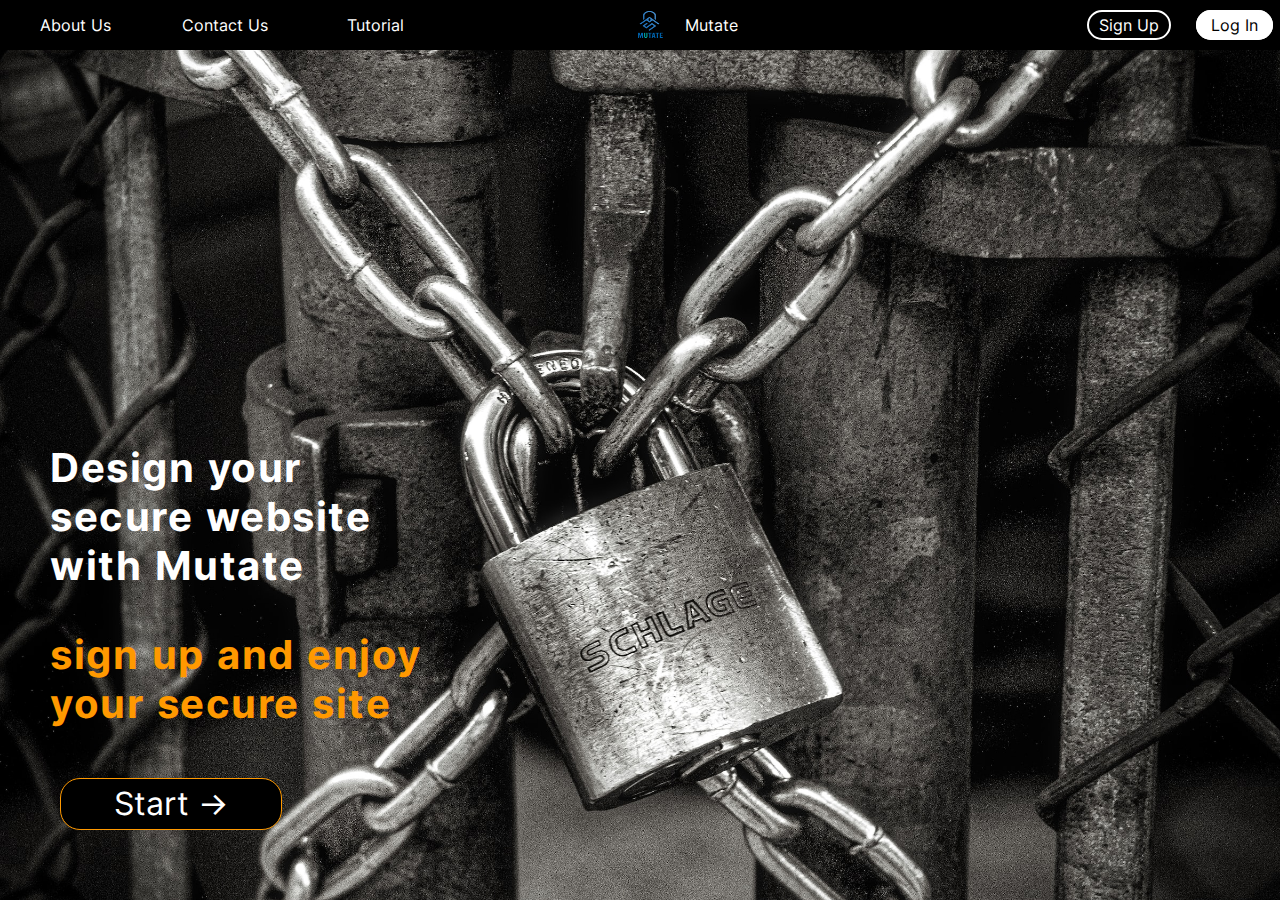
<file: index.html>
<!DOCTYPE html>
<html lang="en">

<head>
    <meta charset="UTF-8">
    <meta http-equiv="X-UA-Compatible" content="IE=edge">
    <meta name="viewport" content="width=device-width, initial-scale=1.0">
    <title>Main Page</title>
    <link rel="stylesheet" href="css/style.css">
</head>

<body>
    <main>
        <nav>
            <ul>
                <li><a href="#">About Us</a></li>
                <li><a href="#">Contact Us</a></li>
                <li><a href="#">Tutorial</a></li>
            </ul>

            <div class="logo">
                <img src="images/Mutate2.png" alt="logo">
                <span> Mutate</span>
            </div>


            <div class="btns">
                <span><a href="./sign-up.html">Sign Up</a></span>
                <span><a href="./login.html">Log In</a></span>
            </div>
        </nav>
        <header>
            <header-inner>
                <h1>Design your <br> secure website <br> with Mutate</h1>
                <br><br>
                <h2>sign up and enjoy <br> your secure site</h2>
                <br><br>
                <div class="btn">Start <span>&#8594;</span></div>
            </header-inner>
           
        </header>

    </main>
</body>

</html>
</file>
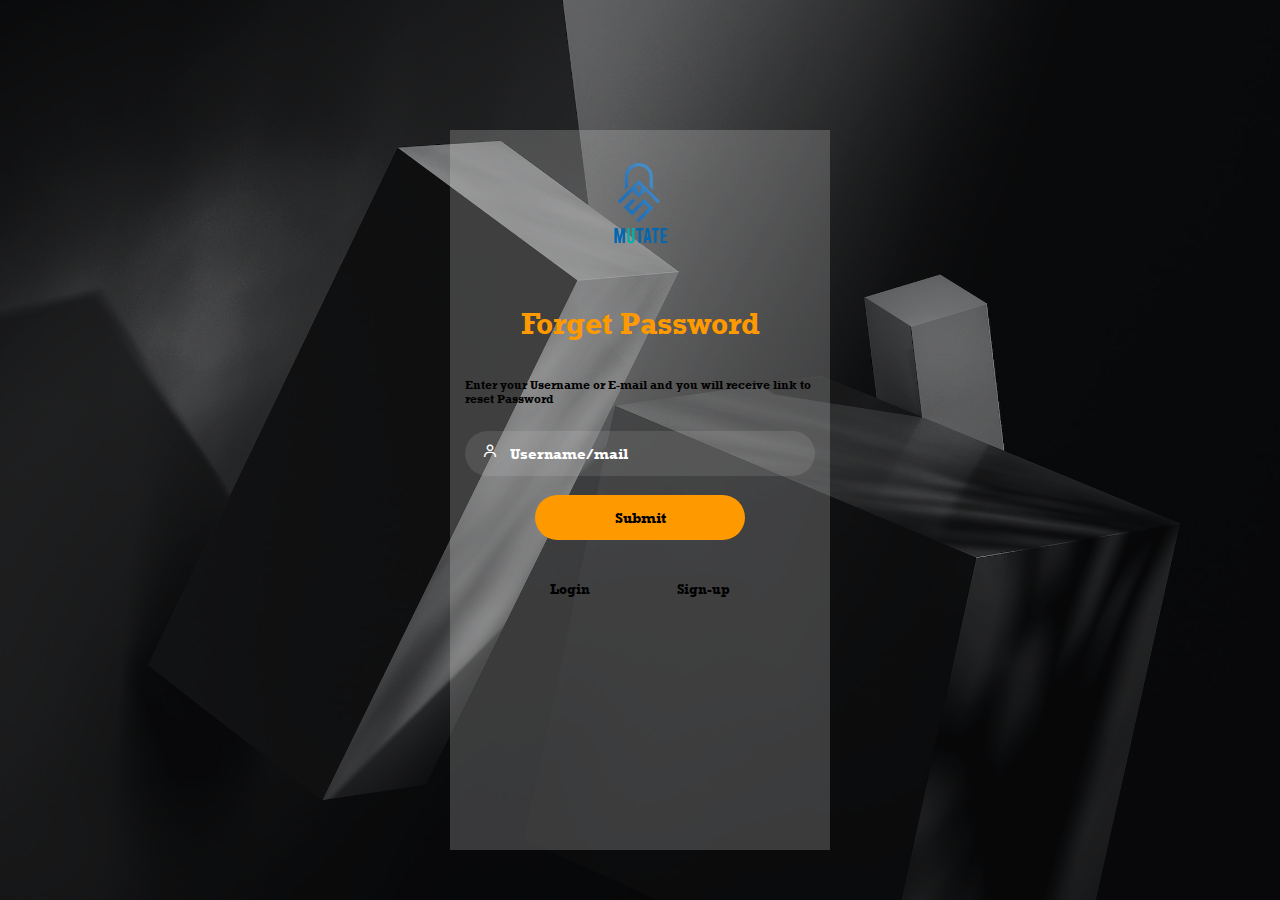
<file: f_pass.html>
<!DOCTYPE html>
<html lang="en">
<head>
    <meta charset="UTF-8">
    <meta http-equiv="X-UA-Compatible" content="IE=edge">
    <meta name="viewport" content="width=device-width, initial-scale=1.0">
    <title>Forget Password</title>
    <link rel="stylesheet" href="css/login.css">
    <link href='https://unpkg.com/boxicons@2.1.4/css/boxicons.min.css' rel='stylesheet'>
</head>
<body>
    <main>
        <div class="F-container">
            <div class="F-top">
                <img src="./images/Mutate2.png" alt="">
                <h1>Forget Password</h1>
                <p>Enter your Username or E-mail and you will receive link to reset Password</p>
            </div>
            <div class="F-input-field">
                <input type="text" class="F-input" placeholder="Username/mail" id="">
                <i class='bx bx-user'></i>
            </div>
            <div class="F-input-field">
                <input type="submit" class="F-submit" value="Submit" id="">
            </div>
            <div class="F-two-col">
                <div class="F-one">
                   <label><a href="./sign-up.html">Sign-up</a></label>
                </div>
                <div class="F-two">
                    <label><a href="./login.html">Login</a></label>
                </div>
            </div>
        </div>
    </main>
</body>
</html>
</file>
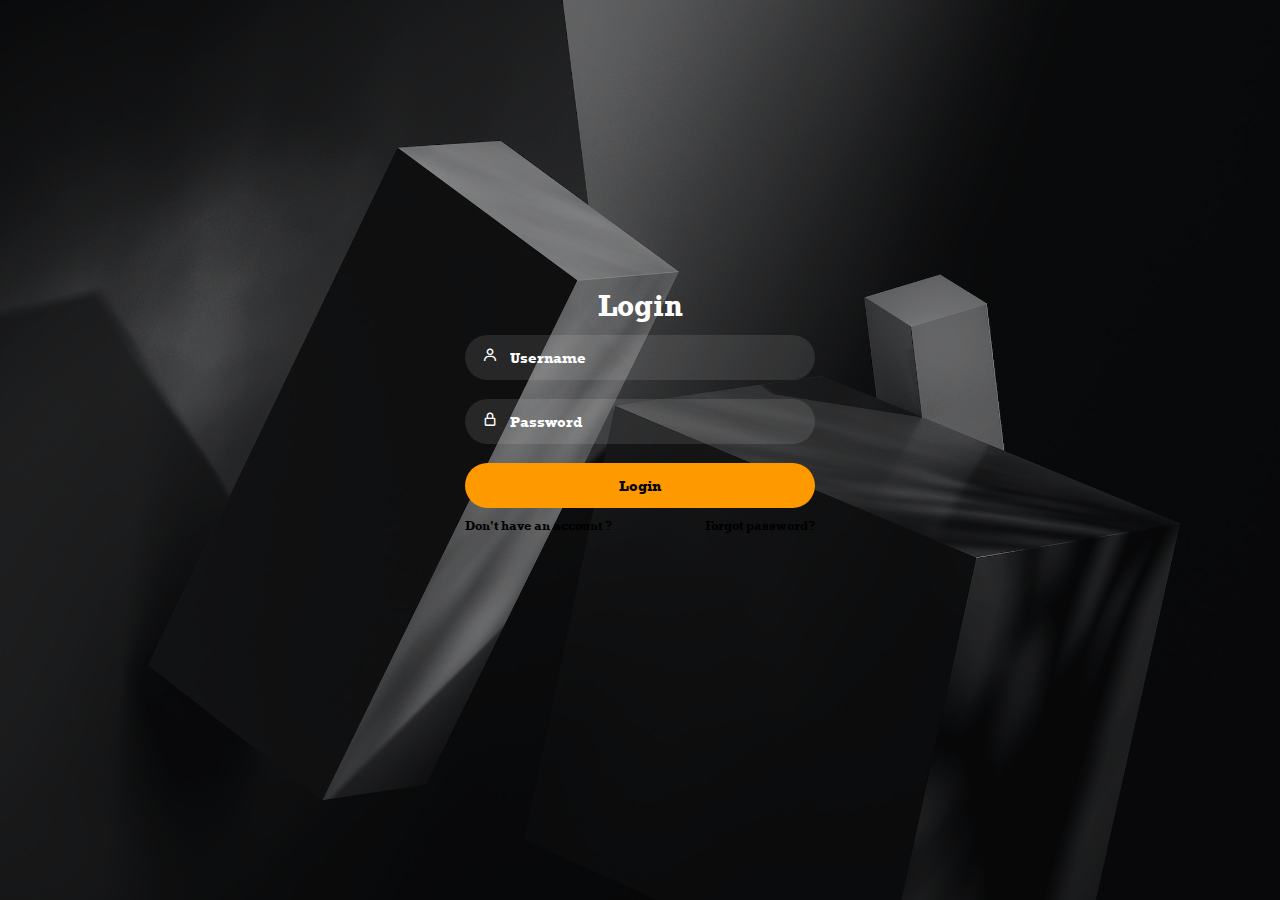
<file: login.html>
<!DOCTYPE html>
<html lang="en">

<head>
    <meta charset="UTF-8">
    <meta http-equiv="X-UA-Compatible" content="IE=edge">
    <meta name="viewport" content="width=device-width, initial-scale=1.0">
    <title>LogIn</title>
    <link rel="stylesheet" href="css/login.css">
    <link href='https://unpkg.com/boxicons@2.1.4/css/boxicons.min.css' rel='stylesheet'>

</head>

<body>
    <main>
        <div class="container">
            <div class="top">
                <header>Login</header>
            </div>
            <div class="input-field">
                <input type="text" class="input" placeholder="Username" id="">
                <i class='bx bx-user'></i>
            </div>

            <div class="input-field">
                <input type="Password" class="input" placeholder="Password" id="">
                <i class='bx bx-lock-alt'></i>
            </div>
            <div class="input-field">
                <input type="submit" class="submit" value="Login" id="">
            </div>
            <div class="two-col">
                <div class="one">
                   <label><a href="./sign-up.html">Don't have an account ?</a></label>
                </div>
                <div class="two">
                    <label><a href="./f_pass.html">Forgot password?</a></label>
                </div>
            </div>
        </div>
    </main>
</body>

</html>
</file>
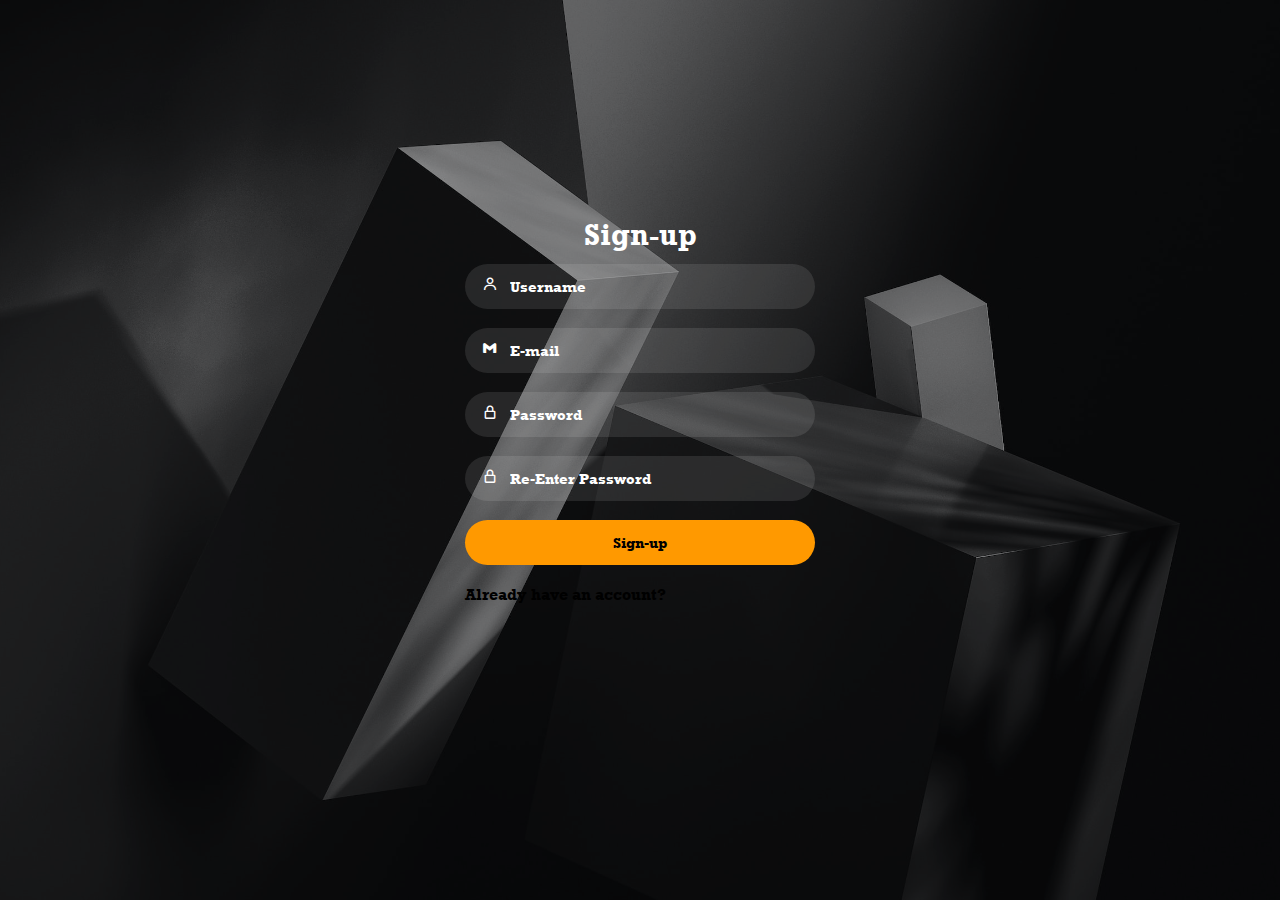
<file: sign-up.html>
<!DOCTYPE html>
<html lang="en">

<head>
    <meta charset="UTF-8">
    <meta http-equiv="X-UA-Compatible" content="IE=edge">
    <meta name="viewport" content="width=device-width, initial-scale=1.0">
    <title>Sign-up</title>
    <link rel="stylesheet" href="css/login.css">
    <link href='https://unpkg.com/boxicons@2.1.4/css/boxicons.min.css' rel='stylesheet'>

</head>

<body>
    <main>
        <main>
            <div class="container">
                <div class="top">
                    <header>Sign-up</header>
                </div>
                <div class="input-field">
                    <input type="text" class="input" placeholder="Username" id="">
                    <i class='bx bx-user'></i>
                </div>
                <div class="input-field">
                    <input type="text" class="input" placeholder="E-mail" id="">
                    <i class='bx bxl-gmail'></i>
                </div>
                <div class="input-field">
                    <input type="Password" class="input" placeholder="Password" id="">
                    <i class='bx bx-lock-alt'></i>
                <div class="input-field">
                    <input type="Password" class="input" placeholder="Re-Enter Password" id="">
                    <i class='bx bx-lock-alt'></i>
                </div>
                <div class="input-field">
                    <input type="submit" class="submit" value="Sign-up" id="">
                </div>
                <div class="log">
                    <label><a href="./login.html">Already have an account?</a></label>
                 </div>
            </div>
    </main>
</body>

</html>
</file>
<file: css/style.css>
@font-face {
    font-family: 'Jost';
    src: url('../fonts/Jost/Jost-VariableFont_wght.ttf');
}

@font-face {
    font-family: 'Inter';
    src: url('../fonts/Inter/Inter-VariableFont_slnt\,wght.ttf');
}

* {
    margin: 0;
    padding: 0;
    overflow: hidden;
    font-family: Inter;
}

main {  
    width: 100%;
    height: 100%;
    font-family: Inter;

}

nav {
    width: 100%;
    height: 50px;
    background: #000;
    color: #fff;
    justify-content: space-between;
    display: flex;
    position: fixed;
    top: 0;
    left: 0;
    text-align: center;
    z-index: 9999;
}

nav ul {
    list-style: none;
    text-decoration: none;
    display: flex;
}

nav ul li {
    width: 150px;
    height: 50px;
    margin: 0;
    line-height: 50px;

}

nav ul li a {
    text-decoration: none;
    color: #fff;
    font-size: 1em;
}

.logo {
    width: 300px;
    text-align: center;
    display: flex;
}

.logo img {
    width: 70px;
}

.logo span {
    color: white;
    font-size: 1em;
    margin-left: 10px;
    text-align: center;
    line-height: 50px;
    margin: 0;
    padding: 0;

}

/* .btns span{
    width: 30px;
    height: 25px;
} */
.btns {
    width: 200px;
}

.btns span:first-of-type a {
    text-decoration: none;
    color: #fff;
    border-radius: 20px;
    text-align: center;
    line-height: 50px;
    /*font-size: 20px;
    */
    padding: 3px 10px;
    border: #fff solid 2px;
    margin-right: 10px;
    box-sizing: border-box;
}

.btns span:last-of-type a {
    text-decoration: none;
    border-radius: 20px;
    text-align: center;
    line-height: 50px;
    margin-left: 10px;
    padding: 0 10px;
    color: #000;
    background: #fff;
    border: #fff solid 5px;
}

header {
    width: 100%;
    height: 100vh;
    position: relative;
    background: url(../images/bg.jpg) no-repeat center/cover fixed;
}

header-inner {
    width: 30%;
    position: absolute;
    bottom: 60px;
    left: 50px;

}

header-inner h1 {
    color: #fff;
    font-size: 2.5em;
    word-spacing: 2px;
    letter-spacing: 1.5px;
    box-sizing: border-box;

}

header-inner h2 {
    color: #f90;
    font-size: 2.5em;
    word-spacing: 2px;
    letter-spacing: 1.5px;
}

header-inner .btn {
    width: 200px;
    height: 30px;
    border-radius: 20px;
    text-align: center;
    line-height: 30px;
    font-size: 2em;
    margin: 10px;
    padding: 10px;
    color: #fff;
    background: #000;
    border: #f90 solid 1px;
    
}
</file>
<file: css/login.css>
@font-face {
    font-family: 'Jost';
    src: url('../fonts/Jost/Jost-VariableFont_wght.ttf');
}
@font-face {
    font-family: 'Inter';
    src: url('../fonts/Inter/Inter-VariableFont_slnt\,wght.ttf');
}
@font-face {
    font-family: 'Rockwell';
    src: url('../fonts/Rockwell/rockb.ttf');
}
*{
    padding: 0;
    margin: 0;
    font-family: Rockwell;
}
body{
    background: url("../images/bg_log.jpg") no-repeat center/cover fixed #888;
    background-blend-mode:multiply ;
}
main{
    display: flex;
    justify-content: center;
    align-items: center;
    min-height: 90vh;
}

.container{
    width: 350px;
    display: flex;
    flex-direction: column;
    padding: 0 15px 0 15px;
    
}

header{
    color: #fff;
    font-size: 30px;
    display: flex;
    justify-content: center;
    padding: 10px 0 10px 0;
}

.input-field .input{
    height: 45px;
    width: 87%;
    border: none;
    border-radius: 30px;
    color: #fff;
    font-size: 15px;
    padding: 0 0 0 45px;
    background: rgba(255,255,255,0.1);
    outline: none;
    /* margin-bottom: 10px; */
}
i{
    position: relative;
    top: -33px;
    left: 17px;
    color: #fff;
}
::-webkit-input-placeholder{
    color: #fff;
}
.submit{
    border: none;
    border-radius: 30px;
    font-size: 15px;
    height: 45px;
    outline: none;
    width: 100%;
    color: black;
    background: #f90;
    cursor: pointer;
    transition: .3s ;   
    
}
.submit:hover{
    box-shadow: 1px 5px 7px 1px rgba(0, 0, 0, 0.2);
    background: #f905;
}
.two-col{
    display: flex;
    flex-direction: row;
    justify-content: space-between;
    color: #fff;
    font-size: small;
    margin-top: 10px;
}
.one{
    display: flex;
}
label a{
    text-decoration: none;
    color: #fff;
}
.log{
    display: flex;
    margin-top: 20px;
}

/* forget pass */

.F-container{
    width: 350px;
    height: 80vh;
    display: flex;
    flex-direction: column;
    padding: 0 15px 0 15px;
    background: #fff3;
    position: absolute;
    bottom: 50px;
}

.F-top img{
    width: 150px;
    height: 150px;
    display: flex;
    margin:auto;
    
}
.F-top h1{
    color: #f90;
    font-size: 30px;
    display: flex;
    justify-content: center;
    padding: 10px 0 10px 0;
    margin: 15px 0;
}
.F-top p{
    color: #000;
    font-size: 12px;
    display: flex;
    justify-content: center;
    padding: 10px 0 10px 0;
    margin: 15px 0;
}
.F-input-field .F-input{
    height: 45px;
    width: 87%;
    border: none;
    border-radius: 30px;
    color: #fff;
    font-size: 15px;
    padding: 0 0 0 45px;
    background: rgba(255,255,255,0.1);
    outline: none;
    /* margin-bottom: 10px; */
}
i{
    position: relative;
    top: -33px;
    left: 17px;
    color: #fff;
}
::-webkit-input-placeholder{
    color: #fff;
}
.F-submit{
    border: none;
    border-radius: 30px;
    font-size: 15px;
    height: 45px;
    outline: none;
    width: 60%;
    color: black;
    background: #f90;
    cursor: pointer;
    transition: .3s ;
    position: relative;
    left: 70px;
    
    
}
.F-F-submit:hover{
    box-shadow: 1px 5px 7px 1px rgba(0, 0, 0, 0.2);
    background: #f905;
}
.F-two-col{
    display: flex;
    flex-direction: row;
    justify-content: space-between;
    color: #888;
    font-size: 14px;
    margin-top: 40px;
    
}
.F-one{
    position: absolute;
    right: 100px;
}
.F-two{
    position: absolute;
    left: 100px;
    
}
label a{
    text-decoration: none;
    color: #000;
}
</file>
